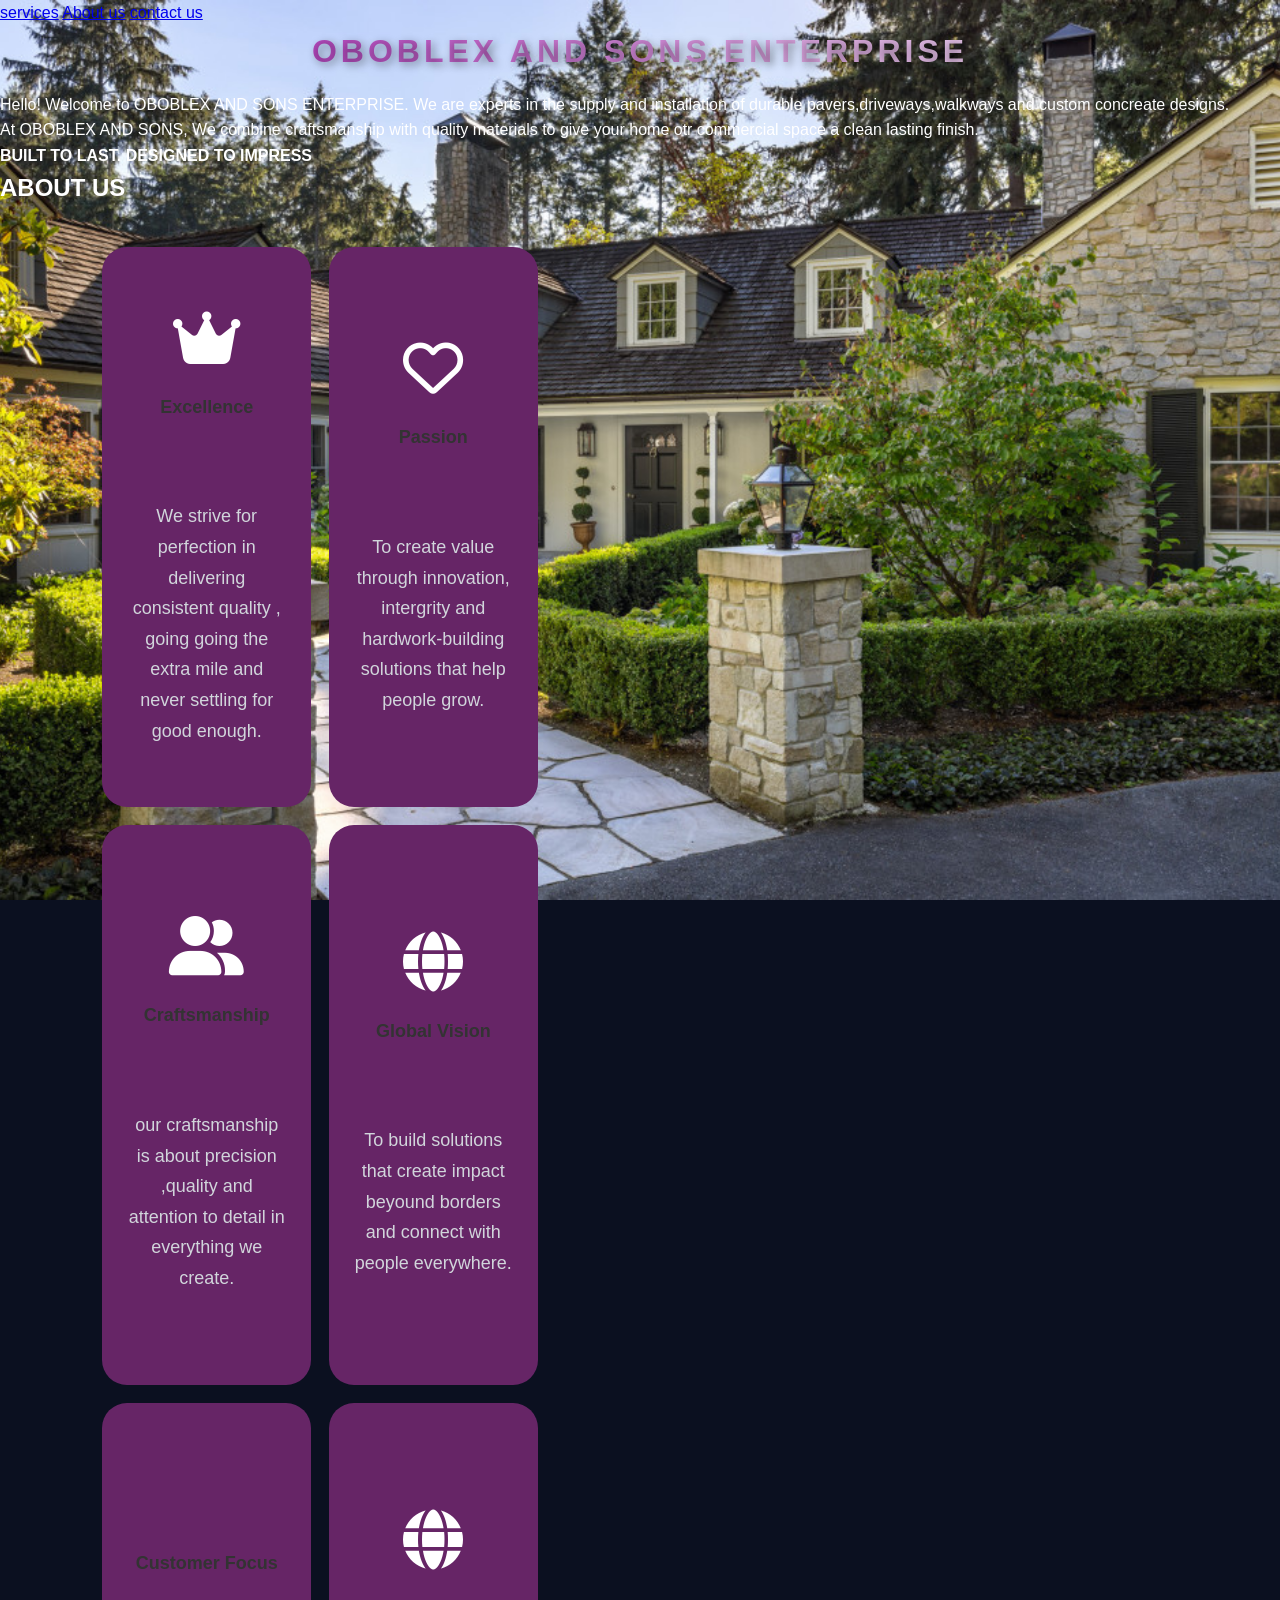
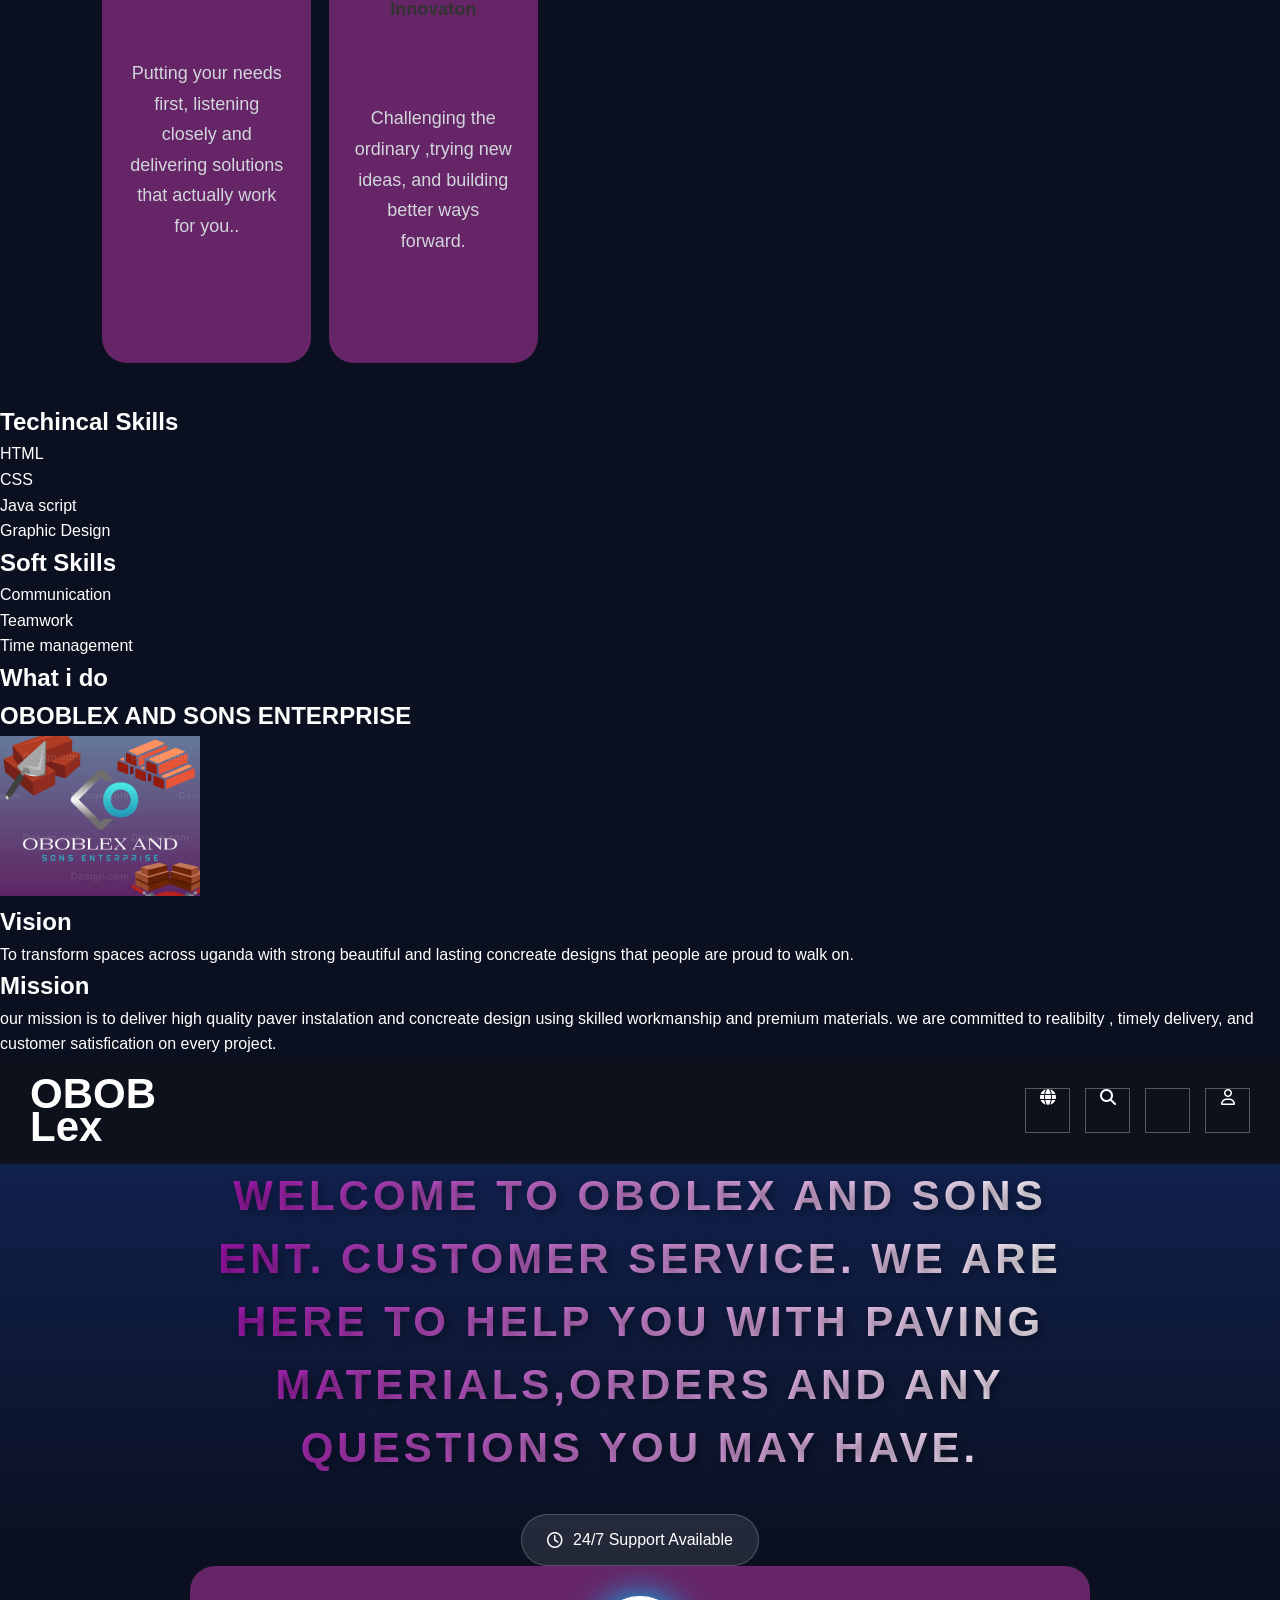
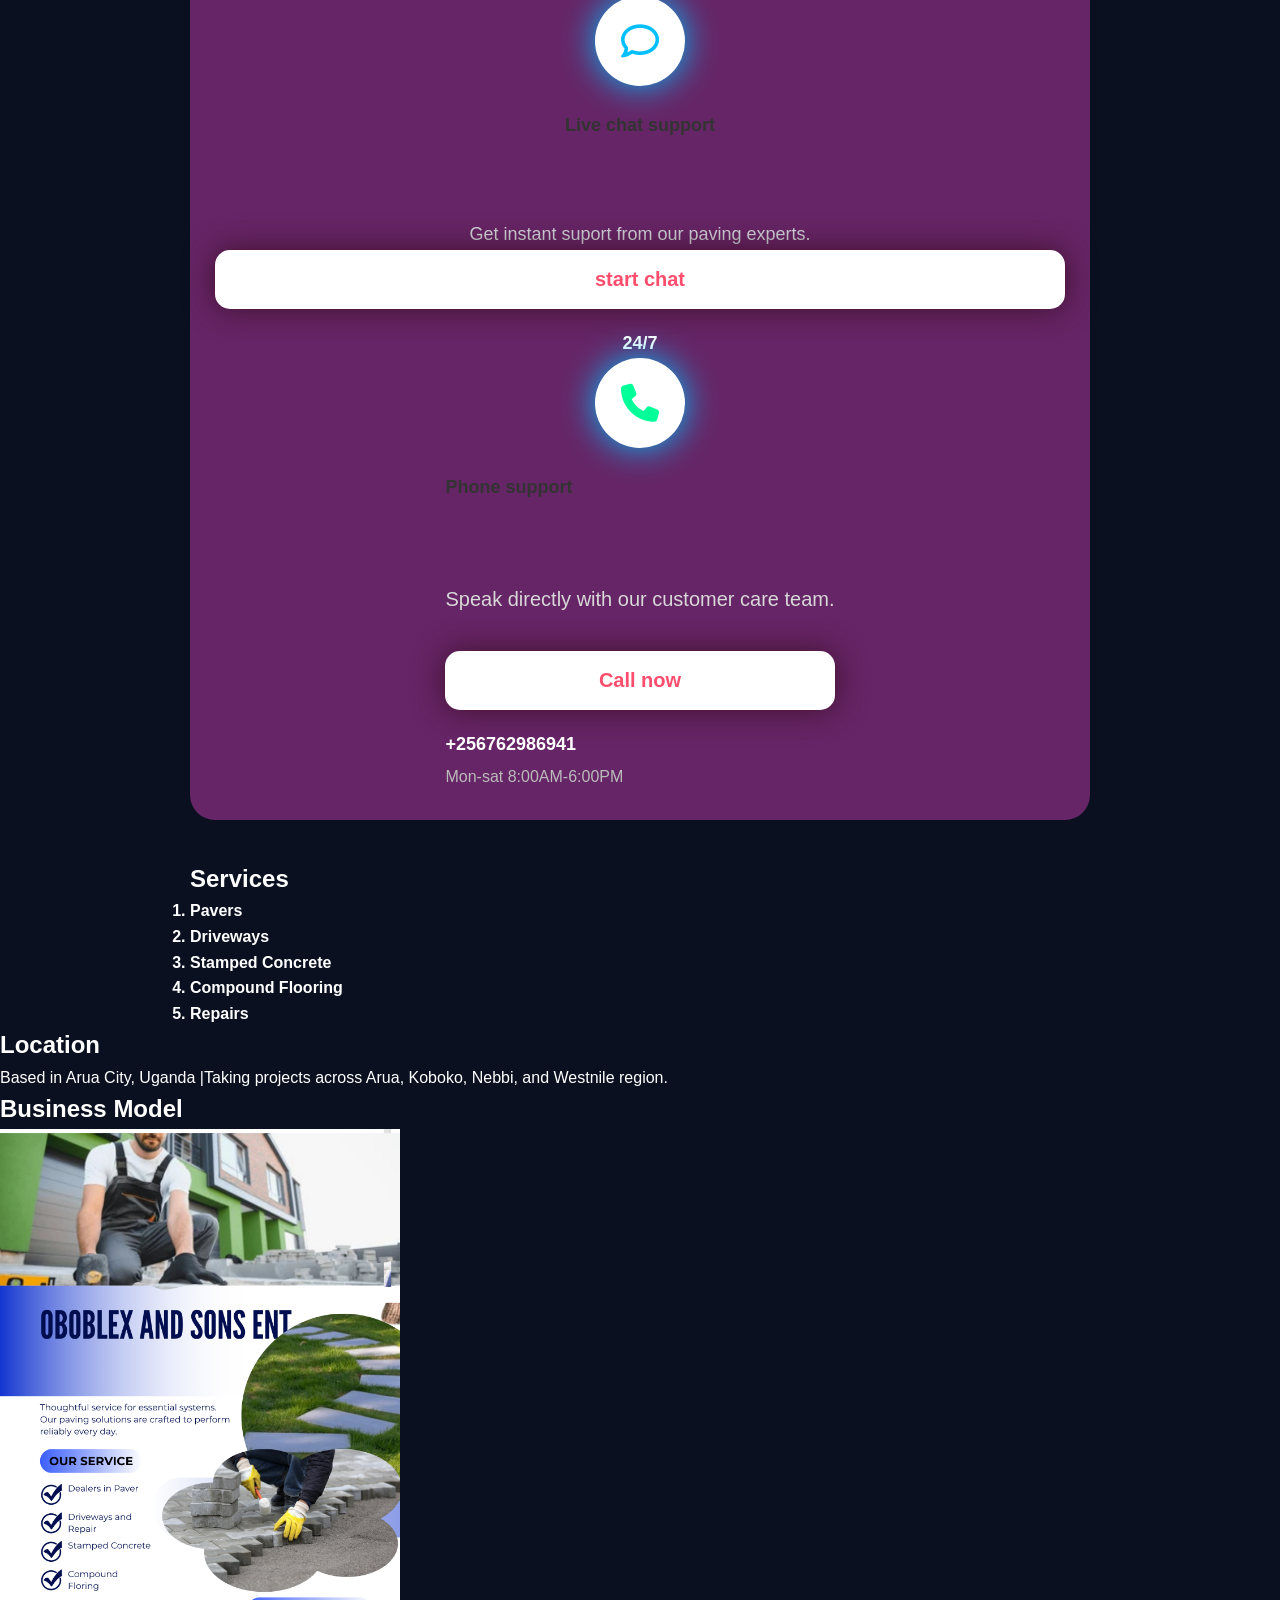
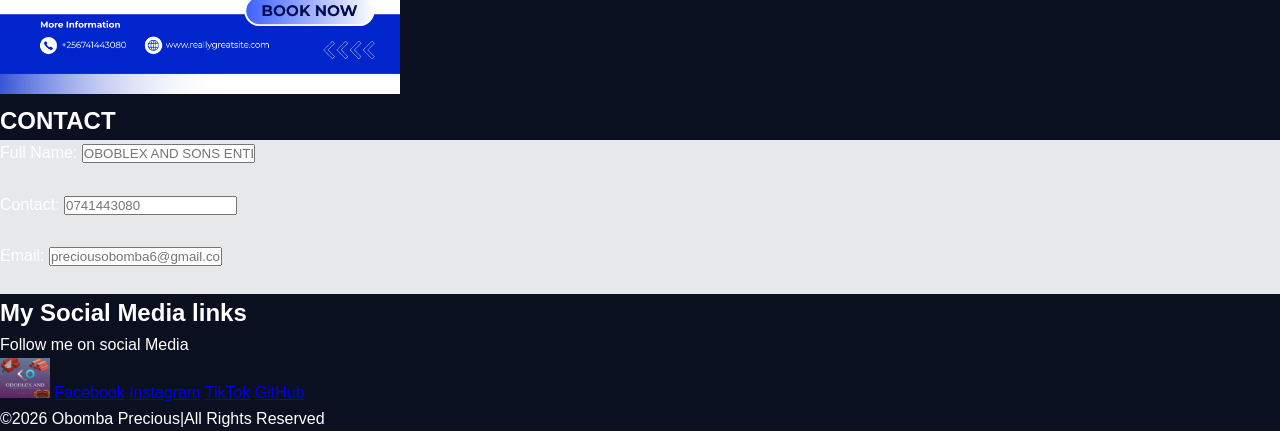
<file: index.html>
<!DOCTYPE html>
<html lang="en">

<head>
    <meta charset="UTF-8">
    <meta name="viewport" content="width=<<device-width>>, initial-scale=1.0">
    <title>OBOBLEX AND SONS ENTERPRISE</title>
    <link rel="stylesheet" href="style.css">
    <link rel="stylesheet" href="https://cdnjs.cloudflare.com/ajax/libs/font-awesome/6.5.1/css/all.min.css">
    <link rel="stylesheet" href="https://fonts.googleapis.com/css?family=poppins:wght@300;400;500;600;700&display=swap"rel="stylesheet">
</head>
<body>  
    <nav><a href="customer service.html">services</a> <a href="aboutus.html">About us</a> <a href="contact.html">contact us</a></nav>   
    <h1>OBOBLEX AND SONS ENTERPRISE</h1>
</div>
        <p>
            Hello! Welcome to OBOBLEX AND SONS ENTERPRISE. We are experts in the supply and installation of durable pavers,driveways,walkways and custom concreate designs.
        </p>
        <p>
            At OBOBLEX AND SONS, We combine craftsmanship with quality materials to give your home otr commercial space a clean lasting finish.
        </p>
        <p><strong>BUILT TO LAST. DESIGNED TO IMPRESS</strong></p>   
     </div>
   
  <h2>ABOUT US</h2>
  <section class="values-section"">
  <div class="values-container">
                   <div class="card">
                       <i class="fa-solid fa-crown icon white"></i>
                       <h2>Excellence</h2>
                       <p>
                           We strive for perfection in delivering consistent quality , going going the extra mile and never settling for good enough.
                       </p>
               </div>
               <div class="card">
                   <i class="fa-regular fa-heart icon red"></i>
                   <h2>Passion</h2>
                   <p>
                       To create value through innovation, intergrity and hardwork-building solutions that help people grow.
                   </p>
               </div>
               <div class="card">
                   <i class="fa-solid fa-user-group icon blue"></i>
                   <h2>Craftsmanship</h2>
                   <p>
                       our craftsmanship is about precision ,quality and attention to detail in everything we create.
                   </p>
               </div>
               <div class="card">
                   <i class="fa-solid fa-globe icon green"></i>
                   <h2>Global Vision</h2>
                   <p>
                       To build solutions that create impact beyound borders and connect with people everywhere.
                   </p>
               </div>
               <div class="card">
                   <i class="fa-soli fa-bullseye icon orange"></i>
                   <h2>Customer Focus</h2>
                   <p>
                       Putting your needs first, listening closely and delivering solutions that actually work for you..
                   </p>
               </div>
               <div class="card">
                   <i class="fa-solid fa-globe icon green"></i>
                   <h2>Innovaton</h2>
                   <p>
                     Challenging the ordinary ,trying new ideas, and building better ways forward.  
                   </p>
               </div>
           </section>
   
    
    <h2>Techincal Skills</h2>
    <ol>
        <li>HTML</li>
        <li>CSS</li>
        <li>Java script</li>
        <li>Graphic Design</li>
    </ol>
    
    <h2>Soft Skills</h2>
    <ol>
        <li>Communication</li>
        <li>Teamwork</li>
        <li>Time management</li>
    </ol>

    <h2>What i do</h2>
    <h2>OBOBLEX AND SONS ENTERPRISE</h2>
    <img src="large.png" width="200" alt="Business Logo">

     <h2>Vision</h2>
    <p>To transform spaces across uganda with strong beautiful and lasting concreate designs that people are proud to
        walk on.
    </p>
    <h2>Mission</h2>
    <P> our mission is to deliver high quality paver instalation and concreate design using skilled workmanship and
        premium materials. we are committed to realibilty , timely delivery, and customer satisfication on every project.
    </P>
<!DOCTYPE html>
<html lang="en">
<head>
    <meta charset="UTF-8">
    <meta name="viewport" content="width=device-width, initial-scale=1.0">
    <title>Customer service</title>
    <link rel="stylesheet" href="style.css">
    <!---FONT AWESOME-->    
<link rel="stylesheet" href="https://fonts.googleapis.com/css?family=poppins:wght@300;400;500;600;700&display=swap"rel="stylesheet">
</head>
<body>
<!--NAVBAR-->
<nav class="navbar">
    <div class="logo">
        OBOB<br>Lex
    </div>
    <div class="nav-icons">
        <i class="fa-solid fa-globe"></i>
        <i class="fa-solid fa-magnifying-glass"></i>
        <i class="fa-solid fa-cart-shoping"></i>
        <i class="fa-regular fa-user"></i>
    </div>
</nav>
<!--HERO-->
<section class="hero">
    <h1>
        Welcome to OBOLEX AND SONS ENT. Customer service.
        we are here to help you with paving materials,orders and any questions you may have.
    </h1>
    <div class="support-badge">
        <i class="fa-regular fa-clock"></i>
        24/7 Support Available
 
    </div>
</section>
<!--SUPPORT SECTION-->
<section class="support-container">
    <!--CARD-->
    <div class="support card">
        <div class="icon-circle blue-glow">
            <i class="fa-regular fa-comment"></i>
        </div>
        <h2>Live chat support</h2>
        <P>
            Get instant suport from our paving experts.
        </P>
        <button class="support-btn">
            start chat
        </button>
        <div class="support-info">
            24/7
        </div>
        <!--CARD2-->
        <div class="support-card">
            <div class="icon-circle green-glow">
                <i class="fa-solid fa-phone"></i>
            </div>
            <h2>Phone support</h2>
            <p>
                Speak directly with our customer care team.
            </p>
            <button class="support-btn">
                Call now
            </button>
            <div class="support-info">
                +256762986941
                <span>Mon-sat 8:00AM-6:00PM</span>
            </div>
            
        </div>

    </div>
<strong>
  <h2>Services</h2>
<ol>
   <li>Pavers</li>
   <li>Driveways</li>
   <li>Stamped Concrete</li>
   <li>Compound Flooring</li>
   <li>Repairs</li>
</ol>
</strong>

</section>
</body>
</html>

<h2>Location</h2>
<p>Based in Arua City, Uganda |Taking projects across Arua, Koboko, Nebbi, and Westnile region.</p>
<h2>Business Model</h2>

<img src="jpg.png" width="400" alt="Busines Model">
<section>
    <!--CONTACT SECTION-->
<h2>CONTACT</h2>
<form>
    <label>Full Name:</label>
    <input type:"text" placeholder="OBOBLEX AND SONS ENTERPRISE" required><br><br>
    <label>Contact:</label>
    <input type:"text" placeholder="0741443080" required><br><br>
    <label>Email:</label>
    <input type:"email" placeholder="preciousobomba6@gmail.com"><br><br>
</section>
</form>
<h2>My Social Media links</h2>
<p>Follow me on social Media</p>
<img src="large.png" width="50" <br> <a href="https://www.facebook.com/obom ba" target="_blank">Facebook</a> 
<a href="https://www.instagram.com/obomba precious" target="_blank">Instagram</a>
 <a href="https://www.tiktok.com/precious moni" target="_blank">TikTok</a>
  <a href="https://www.github.com/obomba precious" target="_blank">GitHub</a>

<footer class="footer"> 
    &copy;2026 Obomba Precious|All Rights Reserved
</footer>
</body>

</html>
</file>
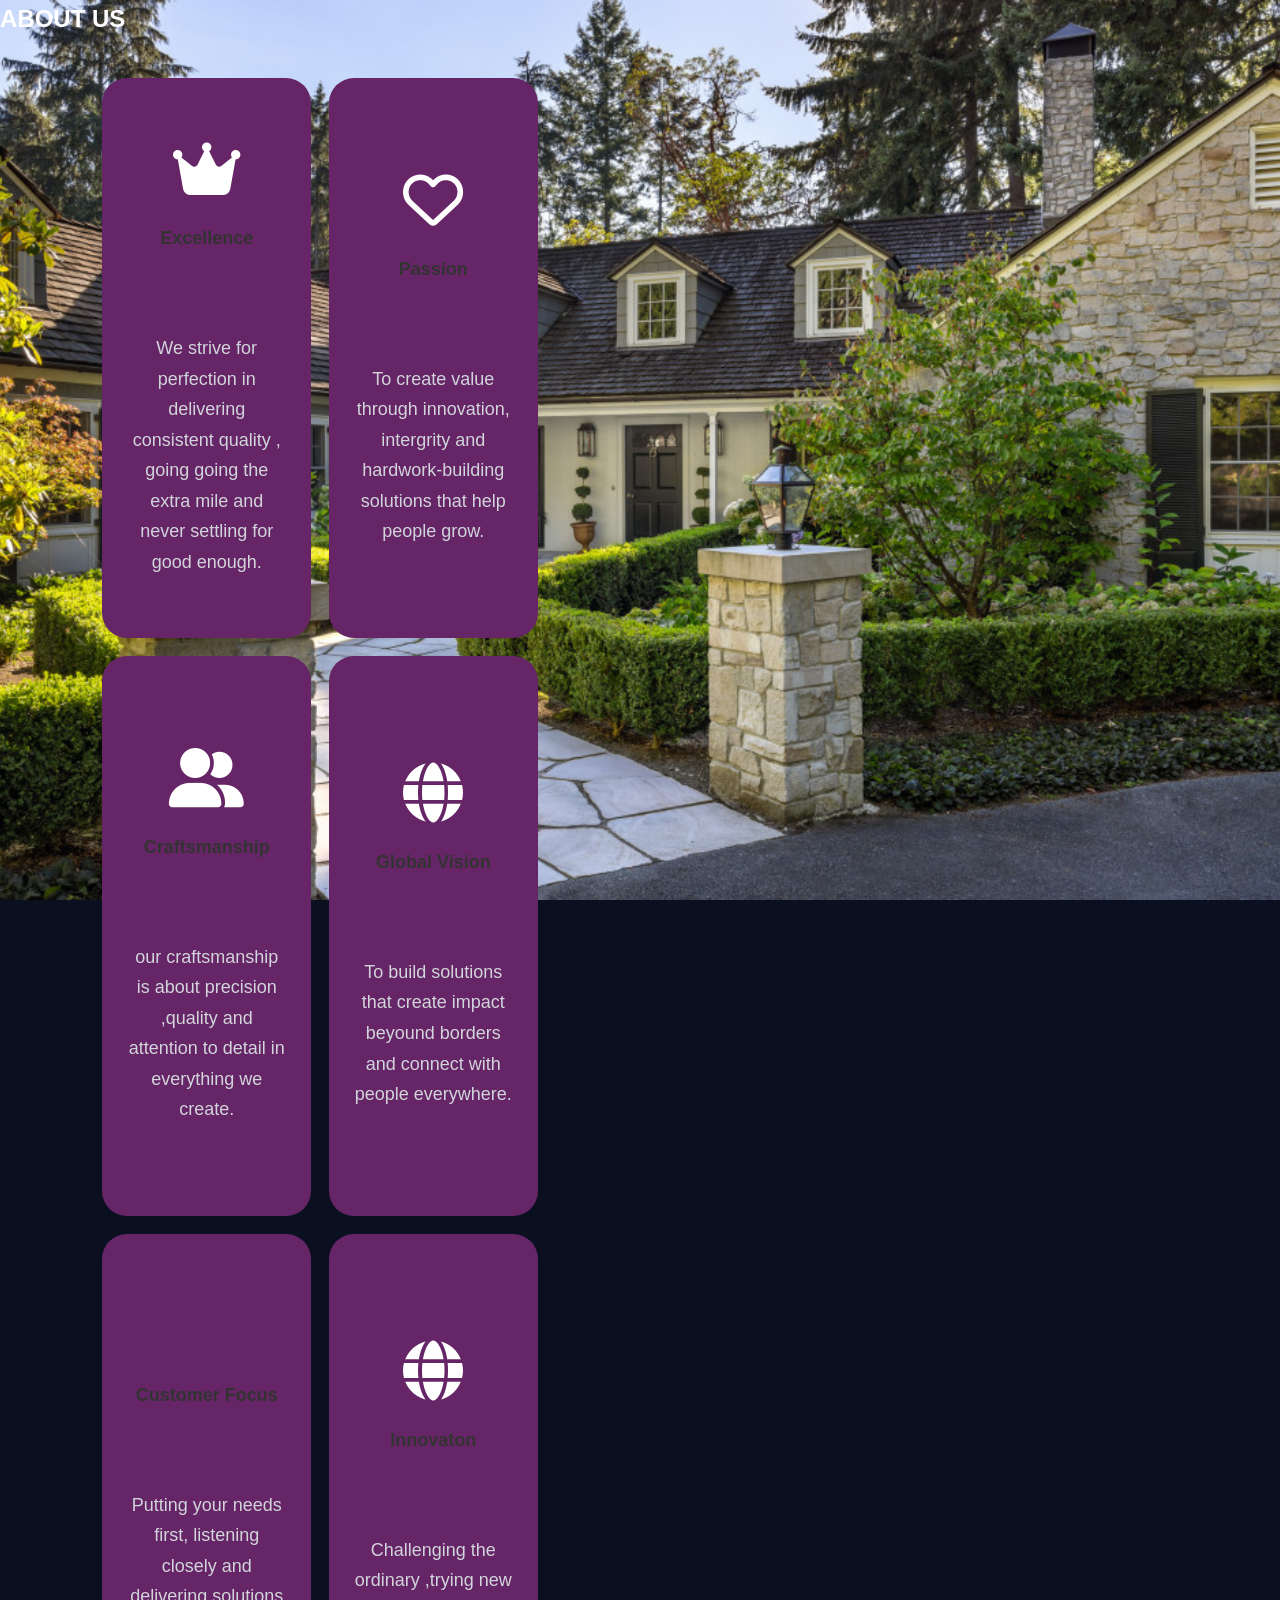
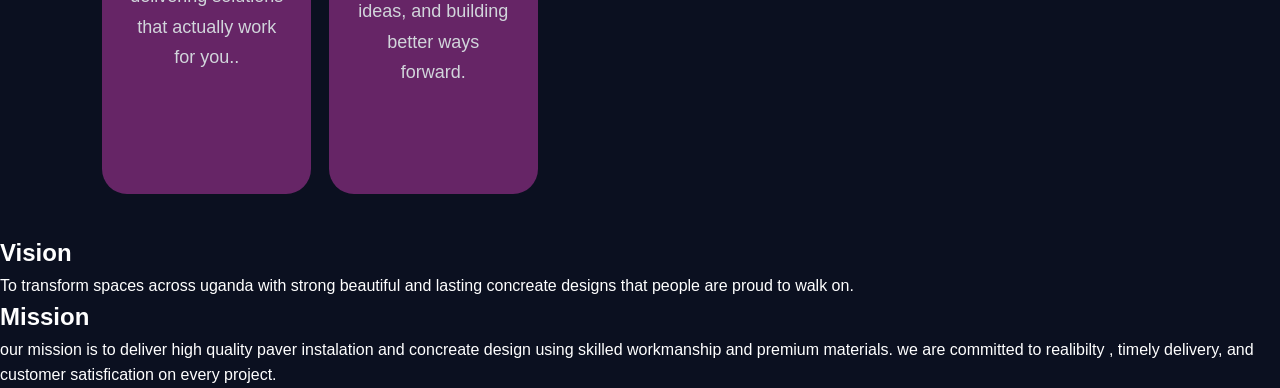
<file: aboutus.html>
<!DOCTYPE html>
<html lang="en">
<head>
    <meta charset="UTF-8">
    <meta name="viewport" content="width=device-width, initial-scale=1.0">
    <title>About us</title>
     <link rel="stylesheet" href="style.css">
 <link rel="stylesheet" href="https://cdnjs.cloudflare.com/ajax/libs/font-awesome/6.5.1/css/all.min.css">
</head>
<body>
  <h2>ABOUT US</h2>
  <section class="values-section"">
  <div class="values-container">
                   <div class="card">
                       <i class="fa-solid fa-crown icon white"></i>
                       <h2>Excellence</h2>
                       <p>
                           We strive for perfection in delivering consistent quality , going going the extra mile and never settling for good enough.
                       </p>
               </div>
               <div class="card">
                   <i class="fa-regular fa-heart icon red"></i>
                   <h2>Passion</h2>
                   <p>
                       To create value through innovation, intergrity and hardwork-building solutions that help people grow.
                   </p>
               </div>
               <div class="card">
                   <i class="fa-solid fa-user-group icon blue"></i>
                   <h2>Craftsmanship</h2>
                   <p>
                       our craftsmanship is about precision ,quality and attention to detail in everything we create.
                   </p>
               </div>
               <div class="card">
                   <i class="fa-solid fa-globe icon green"></i>
                   <h2>Global Vision</h2>
                   <p>
                       To build solutions that create impact beyound borders and connect with people everywhere.
                   </p>
               </div>
               <div class="card">
                   <i class="fa-soli fa-bullseye icon orange"></i>
                   <h2>Customer Focus</h2>
                   <p>
                       Putting your needs first, listening closely and delivering solutions that actually work for you..
                   </p>
               </div>
               <div class="card">
                   <i class="fa-solid fa-globe icon green"></i>
                   <h2>Innovaton</h2>
                   <p>
                     Challenging the ordinary ,trying new ideas, and building better ways forward.  
                   </p>
               </div>
           </section>                                
     <h2>Vision</h2>
    <p>To transform spaces across uganda with strong beautiful and lasting concreate designs that people are proud to
        walk on.
    </p>
    <h2>Mission</h2>
    <P> our mission is to deliver high quality paver instalation and concreate design using skilled workmanship and
        premium materials. we are committed to realibilty , timely delivery, and customer satisfication on every project.
    </P>
     
    </body>
</html>
</file>
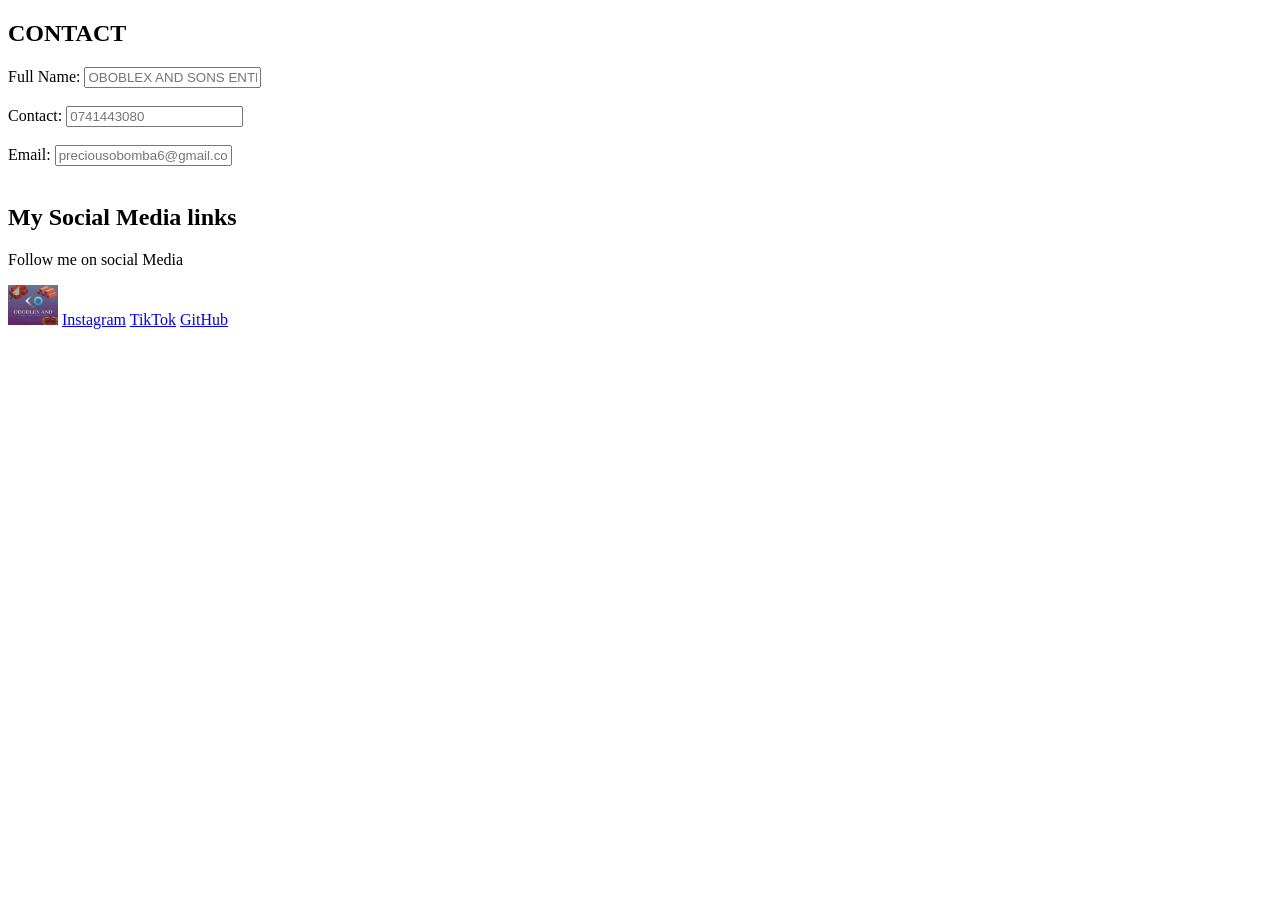
<file: contact.html>
<!DOCTYPE html>
<html lang="en">
<head>
    <meta charset="UTF-8">
    <meta name="viewport" content="width=device-width, initial-scale=1.0">
    <title>contact us</title>
     <link contact uslesheet" href="style.css">
 <link rel="stylesheet" href="https://cdnjs.cloudflare.com/ajax/libs/font-awesome/6.5.1/css/all.min.css">
</head>
<body>
    <h2>CONTACT</h2>
<form>
    <label>Full Name:</label>
    <input type:"text" placeholder="OBOBLEX AND SONS ENTERPRISE" required><br><br>
    <label>Contact:</label>
    <input type:"text" placeholder="0741443080" required><br><br>
    <label>Email:</label>
    <input type:"email" placeholder="preciousobomba6@gmail.com"><br><br>
</form>
<h2>My Social Media links</h2>
<p>Follow me on social Media</p>
<img src="large.png" width="50" <br> <a href="https://www.facebook.com/obom ba" tar
<a href="https://www.instagram.com/obomba precious" target="_blank">Instagram</a>
 <a href="https://www.tiktok.com/precious moni" target="_blank">TikTok</a>
  <a href="https://www.github.com/obomba precious" target="_blank">GitHub</a>


</body>
</html>
</file>
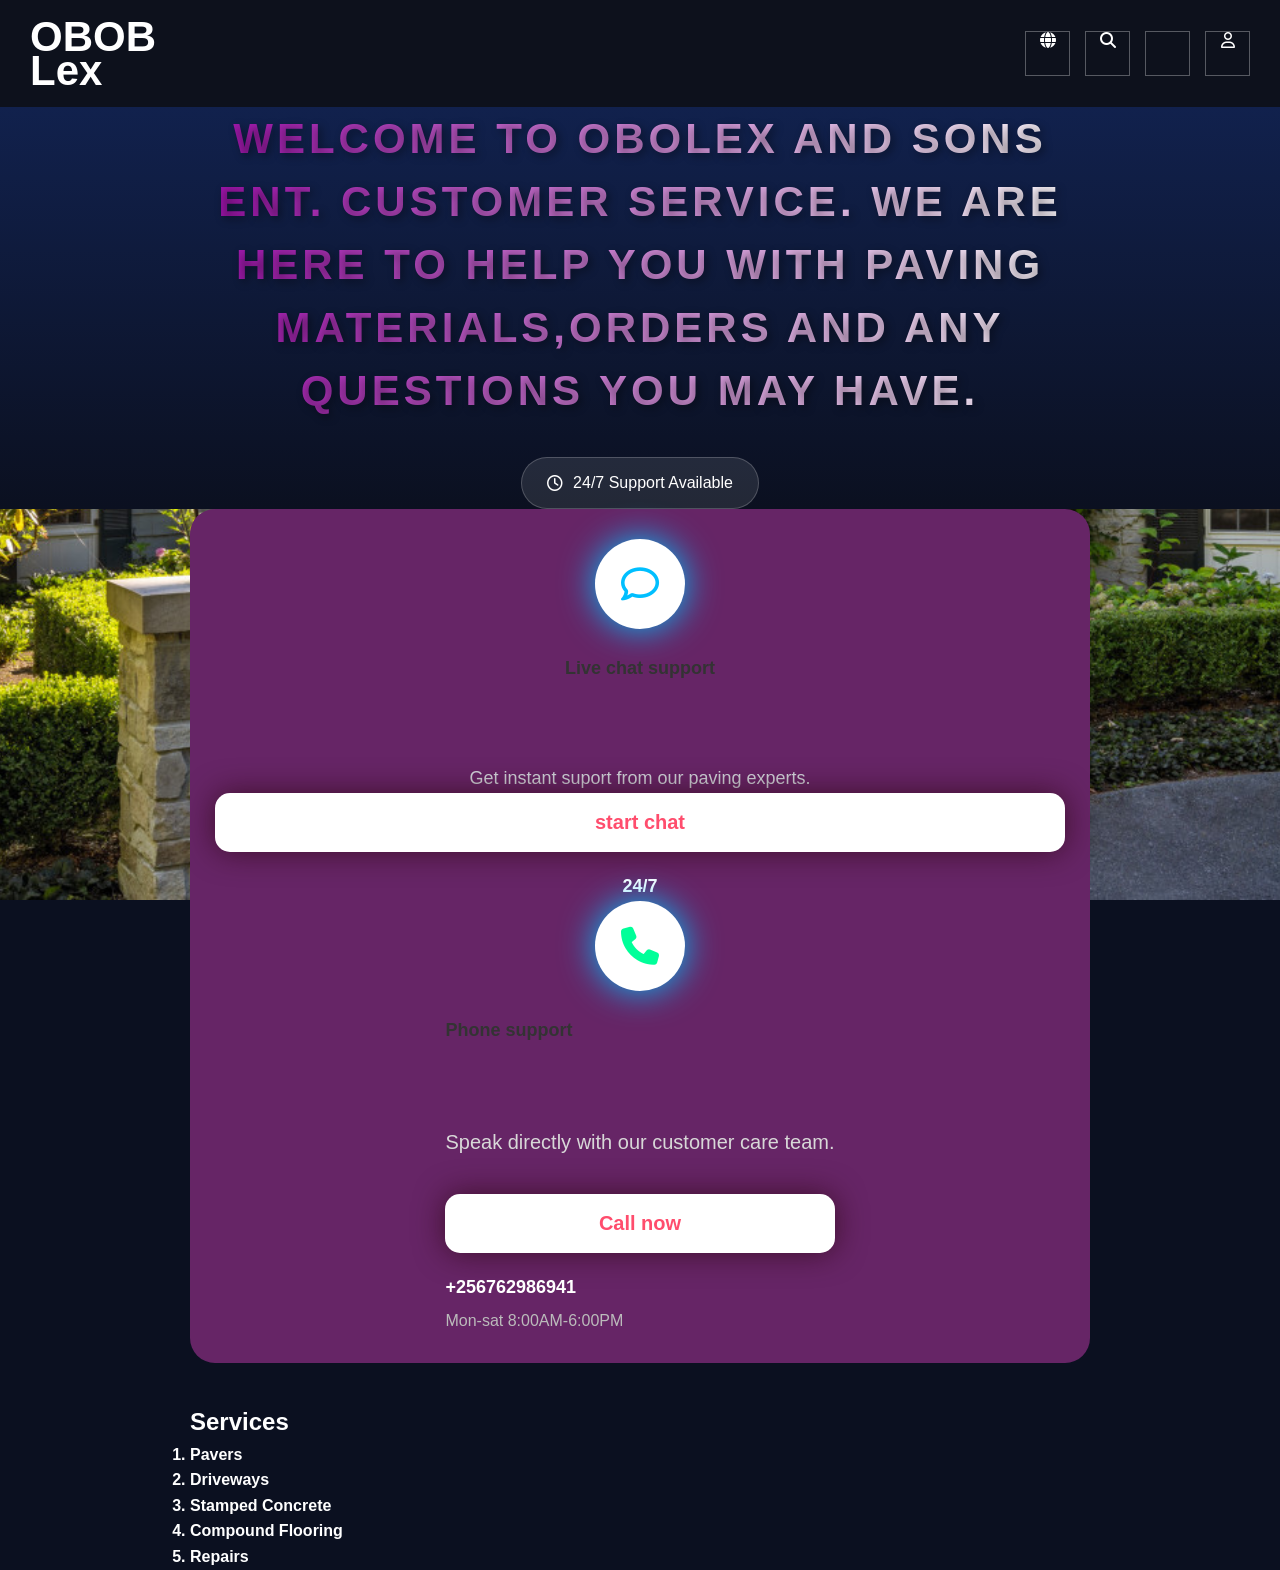
<file: customer service.html>
<!DOCTYPE html>
<html lang="en">
<head>
    <meta charset="UTF-8">
    <meta name="viewport" content="width=device-width, initial-scale=1.0">
    <title>Customer service</title>
    <link rel="stylesheet" href="style.css">
 <link rel="stylesheet" href="https://cdnjs.cloudflare.com/ajax/libs/font-awesome/6.5.1/css/all.min.css">
    <!---FONT AWESOME-->    
<link rel="stylesheet" href="https://fonts.googleapis.com/css?family=poppins:wght@300;400;500;600;700&display=swap"rel="stylesheet">
</head>
<body>
<!--NAVBAR-->
<nav class="navbar">
    <div class="logo">
        OBOB<br>Lex
    </div>
    <div class="nav-icons">
        <i class="fa-solid fa-globe"></i>
        <i class="fa-solid fa-magnifying-glass"></i>
        <i class="fa-solid fa-cart-shoping"></i>
        <i class="fa-regular fa-user"></i>
    </div>
</nav>
<!--HERO-->
<section class="hero">
    <h1>
        Welcome to OBOLEX AND SONS ENT. Customer service.
        we are here to help you with paving materials,orders and any questions you may have.
    </h1>
    <div class="support-badge">
        <i class="fa-regular fa-clock"></i>
        24/7 Support Available
 
    </div>
</section>
<!--SUPPORT SECTION-->
<section class="support-container">
    <!--CARD-->
    <div class="support card">
        <div class="icon-circle blue-glow">
            <i class="fa-regular fa-comment"></i>
        </div>
        <h2>Live chat support</h2>
        <P>
            Get instant suport from our paving experts.
        </P>
        <button class="support-btn">
            start chat
        </button>
        <div class="support-info">
            24/7
        </div>
        <!--CARD2-->
        <div class="support-card">
            <div class="icon-circle green-glow">
                <i class="fa-solid fa-phone"></i>
            </div>
            <h2>Phone support</h2>
            <p>
                Speak directly with our customer care team.
            </p>
            <button class="support-btn">
                Call now
            </button>
            <div class="support-info">
                +256762986941
                <span>Mon-sat 8:00AM-6:00PM</span>
            </div>
            
        </div>

    </div>
<strong>
  <h2>Services</h2>
<ol>
   <li>Pavers</li>
   <li>Driveways</li>
   <li>Stamped Concrete</li>
   <li>Compound Flooring</li>
   <li>Repairs</li>
</ol>
</strong>

</section>
</body>
</html>
</file>
<file: style.css>
body{
    font-family: 'Franklin Gothic Medium', 'Arial Narrow', Arial, sans-serif;
    margin: 0;
    padding: 20px;
    background-color: #0f0f0f;
    line-height: 1.6;
}
h1{
    text-align: center;
    color: #201e20;
}
.container{
    display: flex;
    flex-wrap: wrap;
    gap: 20px;
    justify-content: center;
    margin-top: 20px;
}
.card img{
    width: 100px;
    border-radius: 10px;
}
.card h2{
    color: #333;
}
.card p{
    color: #555;
}
.card:hover{
    transform: translate(-5px);
    transition: 0.3s;
}
*{
    margin: 0;
    padding: 0;
    box-sizing: border-box;
}
h1{
    font-size: 55;
    font-family: 'Franklin Gothic Medium', 'Arial Narrow', Arial, sans-serif;
    font-weight: bold;
    text-transform: uppercase;
    letter-spacing: 4px;
    text-align: center;
    background: linear-gradient(to right,#9b0ca8, #ffffff);
    -webkit-background-clip: text;
    -webkit-text-fill-color: transparent;
    text-shadow: 3px 3px 8px rgba(0,0,0,0.4);
    margin-bottom: 15px;
}
body{
    margin: 0;
    padding: 0;
    font-family: Arial, Helvetica, sans-serif;

    background-image: url("home-design.jpg");
    background-size: cover;
    background-position: center;
    background-repeat: no-repeat;
    background-attachment: fixed;

    animation: slideBackground 15s infinite;
}
/*Bacground transition animation*/
@keyframes slideBackground{
    0%{
        background-image: url("paver.jpg");
    }
    33%{background-image: url("paver.jpg");
    }
    66%{
        background-image: url("paver.jpg");
    }
    100%{
        background-image: url(paver.jpg);
    }
}
header,
.card,
form,
table{
    background: rgba(255,2555,255,0.9);
}
/*VALUES SECTION*/
.values-section{
    width: 50%;
    padding: 40px 8%;
    text-align: center;
}
/*TITLE*/
.values-section h1{
    font-size: 60px;
    margin-bottom: 10px;
    color: white;
}
/*SUBTITLE*/
.subtitle{
    color: #d1d5db;
    margin-bottom: 30px;
    font-size: 10px;
}
/*GRID*/
.values-container{
    display: grid;
    grid-template-columns: repeat(auto-fit,minmax(160px, 1fr));
    gap: 18px;
}
/*CARD*/
.card{
    background-color: #662566;
    border: 1px solid rgba(rgb(168, 77, 77), rgb(9, 177, 9), blue,0.1);
    border-radius: 25px;
    padding: 30px 25px;
    min-height: 560Px;
    display: flex;
    flex-direction: column;
    justify-content: center;
    align-items: center;
    transition: 0.4s;
}
/*HOVER*/
.icon{
    font-size: 60px;
    margin-bottom: 25px;
}
/*TEXT*/
.card h2{
    font-size: 18px;
    margin-bottom: 80px;
}
.card p{
    font-size: 18px;
    line-height: 1.7;
    color: #d1d5db;
}
/*COLORS*/
.Excellence.icon{
    color: #ffffff;
}
.Passion.icon{
    color: rgb(207, 12, 12);
}
.Craftsmanship.icon{
    color: rgb(25, 25, 243);
}
.Innovation.icon.{
    color: rgb(221, 14, 221);
}
.Global.icon{
    color: rgb(29, 207, 29);
}
.CustomerFocus.icon{
    color: rgb(197, 135, 21);
}
*{
    margin: 0;
    padding: 0;
    box-sizing: border-box;
    font-family: 'poppin', sans-serif;
}
body{
    background-color: #0b1020;
    color: white;
}
/*HEADER*/
.navbar{
    width: 100%;
    background: #0d111c;
    padding: 20px 30px;
    display: flex;
    justify-content: space-between;
    align-items: center;
}
.logo{
    font-size: 42px;
    font-weight: 700;
    line-height: 0.8;
    color: white;
}
.nav-icons{
    display: flex;
    gap: 15px;
    align-items: center;
}
.nav-icons i{
    width: 45px;
    height: 45px;
    border: 1px solid rgba(255,2555,2555,0.3);
    display: flex;
    justify-content: center;
    cursor: pointer;
    transition: 0.3s;
}
.nav-icons i:hover{
    background-color: white;
    color: black;
}
/*HERO*/
.hero{
    padding: 80px 2opx 40px;
    text-align: center;
    background: linear-gradient(to bottom, #11214d,#0b1020);
}
.hero h1{
    max-width: 900px;
    margin: auto;
    font-size: 42px;
    line-height: 1.5;
    font-weight: 600;
}
.support-badge{
    margin-top: 35px;
    display: inline-flex;
    align-items: center;
    gap: 10px;
    border: 1px solid rgba(255,2555,255,0.2);
    padding: 12px 25px;
    border-radius: 40px;
    background: rgba(255,255,255,0.1);
    font-weight: 500;
}
/*SUPPORT CARDS*/
.support-container{
    padding: 40px 20px 8opx;
    display: flex;
    flex-direction: column;
    gap: 40px;
    max-width:900px ;
    margin: auto;
}
.support-card::before{
    content: "";
    position: absolute;
    width: 250px;
    height: 250;
    background: rgba(2555,0,100,0.15);
    border-radius: 50%;
    top: -80px;
    left: 50%;
    transform: translateX(-50%);
    filter:blur(40px)
}
.icon-circle{
    width: 90px;
    height: 90px;
    background: white;
    border-radius: 50%;
    margin: auto;
    display: flex;
    align-items: center;
    justify-content: center;
    font-size: 38px;
    position: relative;
    z-index: 2;
    margin-bottom: 25px;
}
.blue-glow{
    box-shadow: 0 0 35px #00bfff;
    color: #00bfff;
}
.green-glow{
    box-shadow: 0 0 35px #00bfff;
    color: #00ff99;
    
}
.support-cardh2{
    font-size: 38px;
    margin-bottom: 12px;
    position: relative;
    z-index: 2;
}
.support-card p{
    color: #d8d8d8;
    font-size: 20px;
    margin-bottom: 35px;
    position: relative;
    z-index: 2;
}
.support-btn{
    width: 100%;
    padding: 18px;
    border: none;
    border-radius: 15px;
    background: white;
    color: #ff4d6d;
    font-size: 20px;
    font-weight: 600;
    cursor: pointer;
    box-shadow: 0 0 30px rgba(46, 5, 17, 0.7);
    transition: 0.3s;
    position: relative;
    z-index: 2;
}
.support-btn:hover{
    transform: translateY(-3px);

}
.support-info{
    margin-top: 20px;
    font-size: 18px;
    font-weight: 600;
    position: relative;
    z-index: 2;
}
.support-info span{
    display: block;
    margin-top: 6px;
    color: #bbb;
    font-size: 16px;
    font-weight: 400;
}
/*MOBILE*/
@media(max-width:768px){
    .hero h1{
        font-size: 28px;
    }
    .support-card h2{
        font-size: 28px;
    }
    .support-card p{
        font-size: 17px;
    }
    .support-btn{
        font-size: 18px;
    }
    .navbar{
        padding: 15px;
    }
    .logo{
        font-size: 30px;
    }
}
</file>
